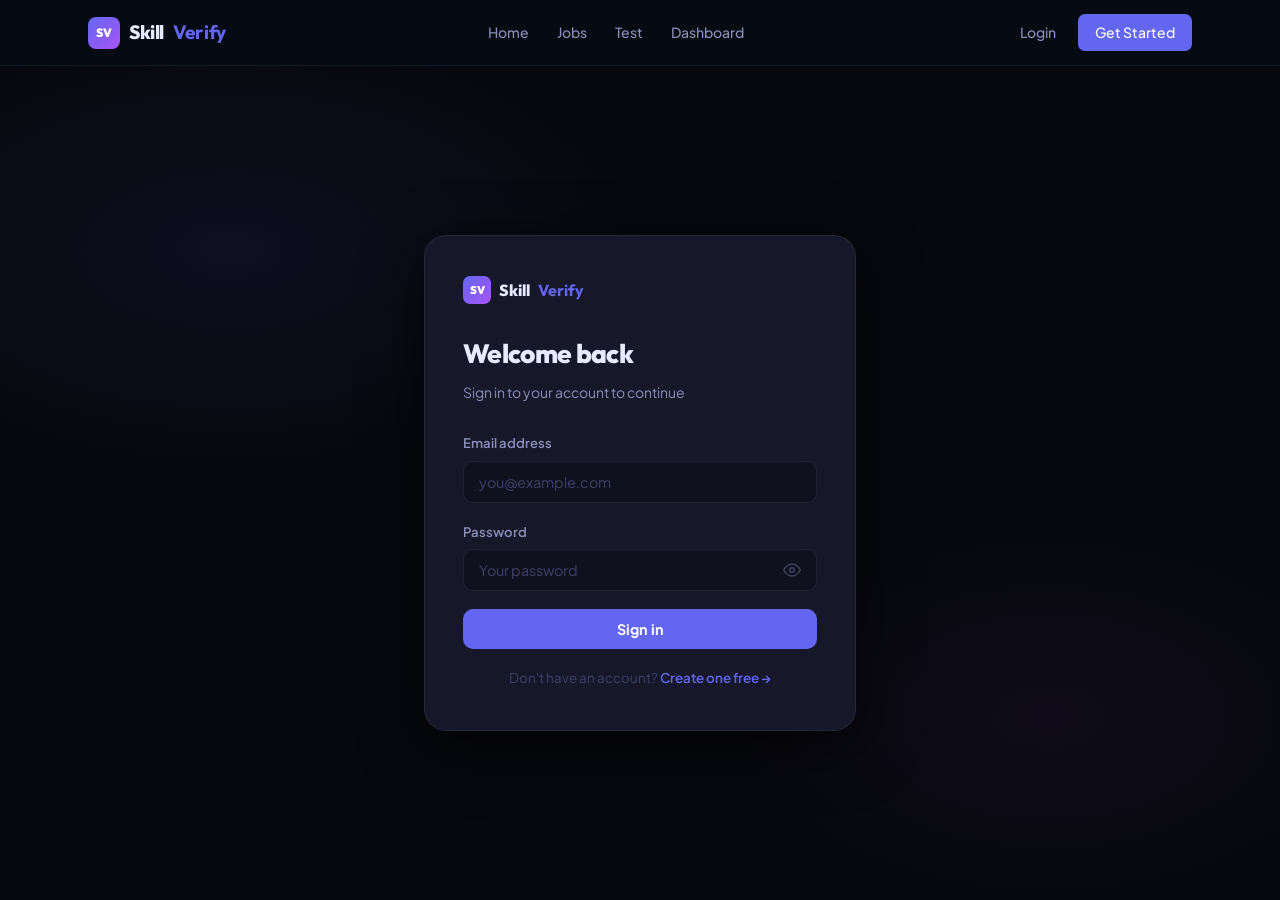
<file: frontend/admin.html>
<!DOCTYPE html>
<html lang="en">
<head>
  <meta charset="UTF-8">
  <meta name="viewport" content="width=device-width, initial-scale=1.0">
  <title>Admin — SkillVerify</title>
  <link rel="stylesheet" href="styles.css">
</head>
<body class="page-offset">

<nav class="nav" id="mainNav">
  <div class="wrap nav-inner">
    <a href="index.html" class="nav-logo">
      <div class="nav-logo-gem">SV</div>Skill<b>Verify</b>
    </a>
    <ul class="nav-links">
      <li><a href="index.html">Home</a></li>
      <li><a href="jobs.html">Jobs</a></li>
      <li><a href="test.html">Test</a></li>
      <li><a href="dashboard.html">Dashboard</a></li>
      <li><a href="admin.html" class="active">Admin</a></li>
    </ul>
    <div class="nav-auth" id="navGuest">
      <a href="login.html">Login</a>
      <a href="register.html" class="nav-cta">Get Started</a>
    </div>
    <div class="nav-auth" id="navUser" style="display:none">
      <a href="dashboard.html">Dashboard</a>
      <a href="#" onclick="logout()" style="color:var(--red);background:var(--red-dim);padding:6px 14px;border-radius:7px">Logout</a>
    </div>
    <button class="nav-ham" id="navHam" aria-label="Menu">
      <span></span><span></span><span></span>
    </button>
  </div>
</nav>

<div class="nav-veil" id="navVeil"></div>
<div class="nav-drawer" id="navDrawer">
  <ul class="drawer-links">
    <li><a href="index.html">Home</a></li>
    <li><a href="jobs.html">Jobs</a></li>
    <li><a href="test.html">Test</a></li>
    <li><a href="dashboard.html">Dashboard</a></li>
    <li><a href="admin.html" class="active">Admin</a></li>
  </ul>
  <div class="drawer-auth" id="drawerGuest">
    <a href="login.html">Login</a>
    <a href="register.html" class="d-cta">Get Started →</a>
  </div>
  <div class="drawer-auth" id="drawerUser" style="display:none">
    <a href="dashboard.html">My Dashboard</a>
    <a href="#" onclick="logout()" class="d-logout">Logout</a>
  </div>
</div>

<!-- ═══════════════════ ADMIN VIEW ═══════════════════════ -->
<div id="adminView" style="display:none">

  <div class="page-hd">
    <div class="wrap">
      <div style="display:flex;align-items:center;gap:12px;flex-wrap:wrap">
        <div>
          <h1>Admin Panel</h1>
          <p>Manage users, verify freelancers, and oversee platform activity</p>
        </div>
        <span style="margin-left:auto;padding:4px 12px;border-radius:20px;background:rgba(99,102,241,.15);border:1px solid rgba(99,102,241,.3);color:var(--blue);font-size:.75rem;font-weight:700;letter-spacing:.06em;text-transform:uppercase">Admin</span>
      </div>
    </div>
  </div>

  <div class="test-body">
    <div class="wrap" style="max-width:1040px">

      <!-- Stats row -->
      <div id="adminStatCards" style="display:grid;grid-template-columns:repeat(auto-fit,minmax(148px,1fr));gap:14px;margin-bottom:28px">
        <div class="dcard" style="padding:18px 20px;text-align:center">
          <div style="font-family:var(--font-head);font-size:1.8rem;font-weight:800;background:linear-gradient(135deg,var(--blue),var(--indigo));-webkit-background-clip:text;-webkit-text-fill-color:transparent;background-clip:text" id="aStat0">—</div>
          <div style="font-size:.68rem;color:var(--t3);text-transform:uppercase;letter-spacing:.09em;margin-top:4px;font-weight:600">Total Users</div>
        </div>
        <div class="dcard" style="padding:18px 20px;text-align:center">
          <div style="font-family:var(--font-head);font-size:1.8rem;font-weight:800;color:var(--blue)" id="aStat1">—</div>
          <div style="font-size:.68rem;color:var(--t3);text-transform:uppercase;letter-spacing:.09em;margin-top:4px;font-weight:600">Freelancers</div>
        </div>
        <div class="dcard" style="padding:18px 20px;text-align:center">
          <div style="font-family:var(--font-head);font-size:1.8rem;font-weight:800;color:var(--indigo)" id="aStat2">—</div>
          <div style="font-size:.68rem;color:var(--t3);text-transform:uppercase;letter-spacing:.09em;margin-top:4px;font-weight:600">Employers</div>
        </div>
        <div class="dcard" style="padding:18px 20px;text-align:center">
          <div style="font-family:var(--font-head);font-size:1.8rem;font-weight:800;color:var(--green)" id="aStat3">—</div>
          <div style="font-size:.68rem;color:var(--t3);text-transform:uppercase;letter-spacing:.09em;margin-top:4px;font-weight:600">Verified</div>
        </div>
        <div class="dcard" style="padding:18px 20px;text-align:center">
          <div style="font-family:var(--font-head);font-size:1.8rem;font-weight:800;color:var(--t1)" id="aStat4">—</div>
          <div style="font-size:.68rem;color:var(--t3);text-transform:uppercase;letter-spacing:.09em;margin-top:4px;font-weight:600">Open Jobs</div>
        </div>
        <div class="dcard" style="padding:18px 20px;text-align:center">
          <div style="font-family:var(--font-head);font-size:1.8rem;font-weight:800;color:var(--t2)" id="aStat5">—</div>
          <div style="font-size:.68rem;color:var(--t3);text-transform:uppercase;letter-spacing:.09em;margin-top:4px;font-weight:600">Applications</div>
        </div>
      </div>

      <!-- User Management -->
      <div class="dcard" style="margin-bottom:24px">
        <div class="dcard-hd" style="flex-wrap:wrap;gap:10px">
          <div class="dcard-title">User Management</div>
          <div style="display:flex;gap:6px;flex-wrap:wrap;margin-left:auto;align-items:center">
            <button class="btn btn-ghost btn-sm admin-filter-btn active" onclick="adminFilterUsers('all',this)">All</button>
            <button class="btn btn-ghost btn-sm admin-filter-btn" onclick="adminFilterUsers('freelancer',this)">Freelancers</button>
            <button class="btn btn-ghost btn-sm admin-filter-btn" onclick="adminFilterUsers('employer',this)">Employers</button>
            <input id="adminUserSearch" type="text" placeholder="Search by name or email…"
              oninput="adminSearchUsers(this.value)"
              style="padding:6px 12px;border-radius:7px;border:1.5px solid var(--border);background:var(--bg3);color:var(--t1);font-size:.82rem;outline:none;width:210px">
          </div>
        </div>
        <div id="adminUsersList"><p style="opacity:.5;padding:12px 0">Loading users…</p></div>
      </div>

      <!-- Jobs overview -->
      <div class="dcard">
        <div class="dcard-hd">
          <div class="dcard-title">All Jobs</div>
          <span id="adminJobCount" style="font-size:.8rem;color:var(--t3)"></span>
        </div>
        <div id="adminJobsList"><p style="opacity:.5;padding:12px 0">Loading jobs…</p></div>
      </div>

    </div>
  </div>
</div>

<!-- Access denied -->
<div id="adminDenied" style="display:none">
  <div class="page-hd"><div class="wrap"><h1>Access Denied</h1></div></div>
  <div class="test-body"><div class="wrap" style="text-align:center;padding:60px 0">
    <p style="opacity:.6;margin-bottom:20px">You must be logged in as an admin to view this page.</p>
    <a href="login.html" class="btn btn-primary">Login →</a>
  </div></div>
</div>

<footer>
  <div class="wrap foot-row">
    <div class="foot-logo"><div class="nav-logo-gem" style="width:26px;height:26px;font-size:.65rem">SV</div> Skill<b>Verify</b></div>
    <p class="foot-copy">© 2026 SkillVerify</p>
  </div>
</footer>

<script src="app.js"></script>
</body>
</html>
</file>
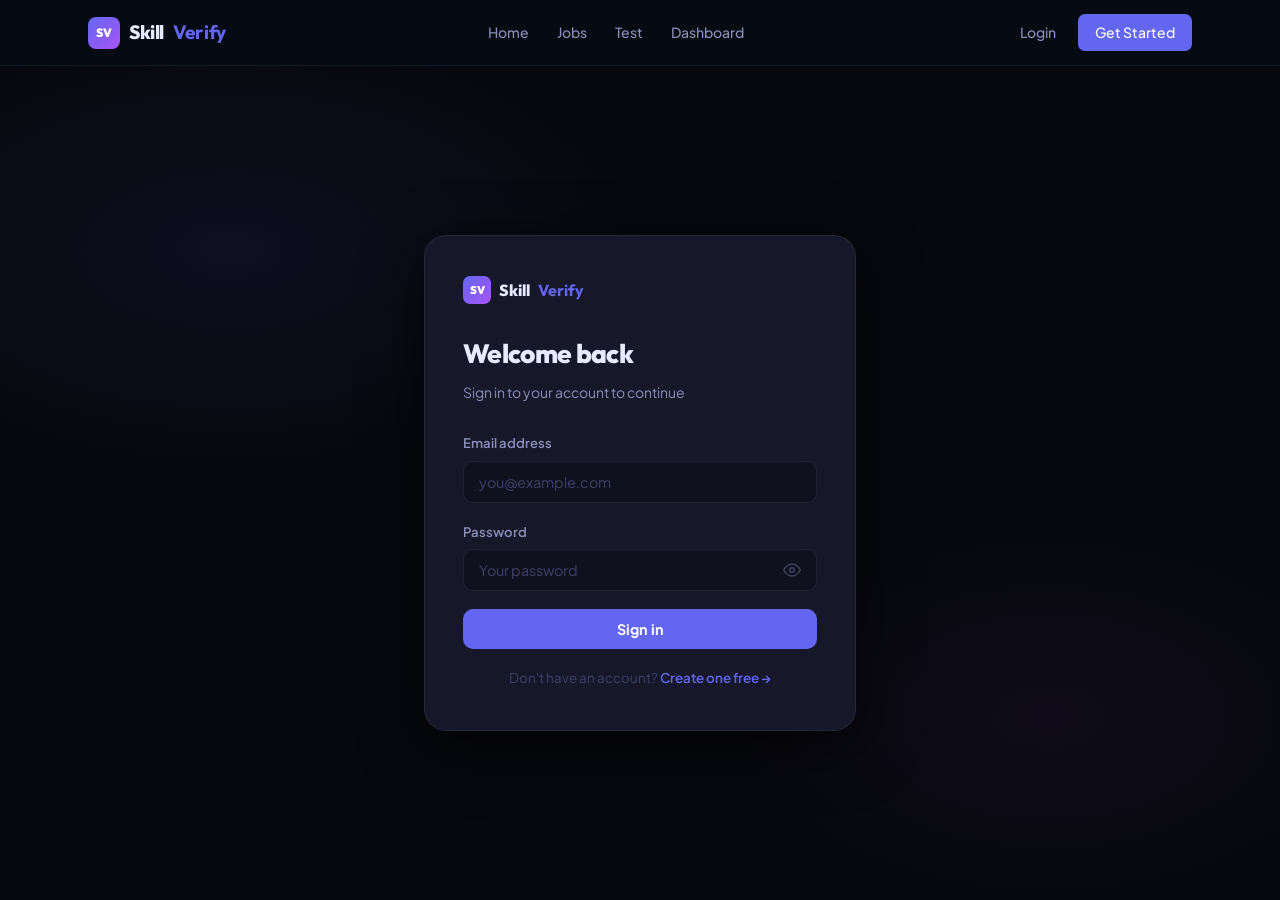
<file: frontend/dashboard.html>
<!DOCTYPE html>
<html lang="en">
<head>
  <meta charset="UTF-8">
  <meta name="viewport" content="width=device-width, initial-scale=1.0">
  <title>Dashboard — SkillVerify</title>
  <link rel="stylesheet" href="styles.css">
</head>
<body class="page-offset">

<nav class="nav" id="mainNav">
  <div class="wrap nav-inner">
    <a href="index.html" class="nav-logo">
      <div class="nav-logo-gem">SV</div>Skill<b>Verify</b>
    </a>
    <ul class="nav-links">
      <li><a href="index.html">Home</a></li>
      <li><a href="jobs.html">Jobs</a></li>
      <li id="navTestLink"><a href="test.html">Test</a></li>
      <li><a href="dashboard.html" class="active">Dashboard</a></li>
    </ul>
    <div class="nav-auth" id="navGuest">
      <a href="login.html">Login</a>
      <a href="register.html" class="nav-cta">Get Started</a>
    </div>
    <div class="nav-auth" id="navUser" style="display:none">
      <a href="dashboard.html">Dashboard</a>
      <a href="#" onclick="logout()" style="color:var(--red);background:var(--red-dim);padding:6px 14px;border-radius:7px">Logout</a>
    </div>
    <button class="nav-ham" id="navHam" aria-label="Menu">
      <span></span><span></span><span></span>
    </button>
  </div>
</nav>

<div class="nav-veil" id="navVeil"></div>
<div class="nav-drawer" id="navDrawer">
  <ul class="drawer-links">
    <li><a href="index.html">Home</a></li>
    <li><a href="jobs.html">Jobs</a></li>
    <li id="drawerTestLink"><a href="test.html">Test</a></li>
    <li><a href="dashboard.html" class="active">Dashboard</a></li>
  </ul>
  <div class="drawer-auth" id="drawerGuest">
    <a href="login.html">Login</a>
    <a href="register.html" class="d-cta">Get Started →</a>
  </div>
  <div class="drawer-auth" id="drawerUser" style="display:none">
    <a href="dashboard.html">My Dashboard</a>
    <a href="#" onclick="logout()" class="d-logout">Logout</a>
  </div>
</div>

<div class="page-hd">
  <div class="wrap">
    <h1>My Dashboard</h1>
    <p>Manage your profile, skills, and opportunities</p>
  </div>
</div>

<div class="dash-body">
  <div class="wrap">
    <div class="dash-grid">

      <aside>
        <div class="profile-card">
          <div class="avatar" id="avatarInitial">?</div>
          <div>
            <div class="p-email" id="userEmail">—</div>
            <div class="p-role"  id="userRole">—</div>
          </div>
          <div class="p-stats" id="freelancerStats">
            <div class="pstat">
              <div class="pstat-n" id="userScore">—</div>
              <div class="pstat-l">Score</div>
            </div>
            <div class="pstat">
              <div class="pstat-n" id="verifyBadge">—</div>
              <div class="pstat-l">Status</div>
            </div>
          </div>
          <a href="test.html" class="btn btn-primary btn-full btn-sm" id="takeTestBtn">Take Skill Test</a>
          <a href="jobs.html" class="btn btn-primary btn-full btn-sm" id="postJobBtn" style="display:none">Post a Job</a>
        </div>
      </aside>

      <main class="dash-main">

        <!-- Quick Actions: Freelancer -->
        <div class="dcard" id="qaFreelancer">
          <div class="dcard-hd">
            <div class="dcard-title">Quick Actions</div>
          </div>
          <div class="act-grid">
            <a href="test.html" class="act-btn">
              <div class="act-ico-sv">
                <svg xmlns="http://www.w3.org/2000/svg" width="18" height="18" viewBox="0 0 24 24" fill="none" stroke="currentColor" stroke-width="1.8" stroke-linecap="round" stroke-linejoin="round"><path d="M9 5H7a2 2 0 0 0-2 2v12a2 2 0 0 0 2 2h10a2 2 0 0 0 2-2V7a2 2 0 0 0-2-2h-2"/><rect x="9" y="3" width="6" height="4" rx="1"/><polyline points="9 12 11 14 15 10"/></svg>
              </div>
              <div><div class="act-lbl">My Tests</div><div class="act-sub">Job screening assessments</div></div>
            </a>
            <a href="jobs.html" class="act-btn">
              <div class="act-ico-sv">
                <svg xmlns="http://www.w3.org/2000/svg" width="18" height="18" viewBox="0 0 24 24" fill="none" stroke="currentColor" stroke-width="1.8" stroke-linecap="round" stroke-linejoin="round"><rect x="2" y="7" width="20" height="14" rx="2"/><path d="M16 7V5a2 2 0 0 0-2-2h-4a2 2 0 0 0-2 2v2"/></svg>
              </div>
              <div><div class="act-lbl">Browse Jobs</div><div class="act-sub">Find your next project</div></div>
            </a>
            <a href="index.html" class="act-btn">
              <div class="act-ico-sv">
                <svg xmlns="http://www.w3.org/2000/svg" width="18" height="18" viewBox="0 0 24 24" fill="none" stroke="currentColor" stroke-width="1.8" stroke-linecap="round" stroke-linejoin="round"><path d="M3 9l9-7 9 7v11a2 2 0 0 1-2 2H5a2 2 0 0 1-2-2z"/><polyline points="9 22 9 12 15 12 15 22"/></svg>
              </div>
              <div><div class="act-lbl">Home</div><div class="act-sub">Return to landing page</div></div>
            </a>
          </div>
        </div>

        <!-- Quick Actions: Employer -->
        <div class="dcard" id="qaEmployer" style="display:none">
          <div class="dcard-hd">
            <div class="dcard-title">Quick Actions</div>
          </div>
          <div class="act-grid">
            <a href="test.html" class="act-btn">
              <div class="act-ico-sv">
                <svg xmlns="http://www.w3.org/2000/svg" width="18" height="18" viewBox="0 0 24 24" fill="none" stroke="currentColor" stroke-width="1.8" stroke-linecap="round" stroke-linejoin="round"><path d="M17 21v-2a4 4 0 0 0-4-4H5a4 4 0 0 0-4 4v2"/><circle cx="9" cy="7" r="4"/><path d="M23 21v-2a4 4 0 0 0-3-3.87"/><path d="M16 3.13a4 4 0 0 1 0 7.75"/></svg>
              </div>
              <div><div class="act-lbl">My Jobs &amp; Applicants</div><div class="act-sub">View and manage applicants</div></div>
            </a>
            <a href="jobs.html" class="act-btn">
              <div class="act-ico-sv">
                <svg xmlns="http://www.w3.org/2000/svg" width="18" height="18" viewBox="0 0 24 24" fill="none" stroke="currentColor" stroke-width="1.8" stroke-linecap="round" stroke-linejoin="round"><line x1="12" y1="5" x2="12" y2="19"/><line x1="5" y1="12" x2="19" y2="12"/></svg>
              </div>
              <div><div class="act-lbl">Post a Job</div><div class="act-sub">Find verified talent</div></div>
            </a>
            <a href="index.html" class="act-btn">
              <div class="act-ico-sv">
                <svg xmlns="http://www.w3.org/2000/svg" width="18" height="18" viewBox="0 0 24 24" fill="none" stroke="currentColor" stroke-width="1.8" stroke-linecap="round" stroke-linejoin="round"><path d="M3 9l9-7 9 7v11a2 2 0 0 1-2 2H5a2 2 0 0 1-2-2z"/><polyline points="9 22 9 12 15 12 15 22"/></svg>
              </div>
              <div><div class="act-lbl">Home</div><div class="act-sub">Return to landing page</div></div>
            </a>
          </div>
        </div>

        <!-- Account Details -->
        <div class="dcard">
          <div class="dcard-hd">
            <div class="dcard-title">Account Details</div>
          </div>
          <div class="detail-row"><span class="dk">Name</span><span class="dv" id="detailName">—</span></div>
          <div class="detail-row"><span class="dk">Phone</span><span class="dv" id="detailPhone">—</span></div>
          <div class="detail-row"><span class="dk">Email</span><span class="dv" id="detailEmail">—</span></div>
          <div class="detail-row"><span class="dk">Role</span><span class="dv" id="detailRole">—</span></div>
          <div class="detail-row" id="detailVerifyRow"><span class="dk">Verification</span><span class="dv" id="detailVerify">—</span></div>
          <div class="detail-row" id="detailScoreRow"><span class="dk">Skill Score</span><span class="dv" style="color:var(--blue)" id="detailScore">—</span></div>
        </div>

        <!-- Tip: Freelancer -->
        <div class="tip-card" id="tipFreelancer">
          <div class="tip-ico-sv">
            <svg xmlns="http://www.w3.org/2000/svg" width="20" height="20" viewBox="0 0 24 24" fill="none" stroke="currentColor" stroke-width="1.8" stroke-linecap="round" stroke-linejoin="round"><circle cx="12" cy="12" r="10"/><line x1="12" y1="8" x2="12" y2="12"/><line x1="12" y1="16" x2="12.01" y2="16"/></svg>
          </div>
          <div>
            <div class="tip-title">Boost your profile</div>
            <p class="tip-text">Complete screening tests for jobs you apply to. Your scores are shown to employers when they review applicants.</p>
            <a href="test.html" class="btn btn-primary btn-sm">View my tests</a>
          </div>
        </div>

        <!-- Tip: Employer -->
        <div class="tip-card" id="tipEmployer" style="display:none">
          <div class="tip-ico-sv">
            <svg xmlns="http://www.w3.org/2000/svg" width="20" height="20" viewBox="0 0 24 24" fill="none" stroke="currentColor" stroke-width="1.8" stroke-linecap="round" stroke-linejoin="round"><circle cx="12" cy="12" r="10"/><line x1="12" y1="8" x2="12" y2="12"/><line x1="12" y1="16" x2="12.01" y2="16"/></svg>
          </div>
          <div>
            <div class="tip-title">Screen with precision</div>
            <p class="tip-text">Add multiple-choice questions to your job listings. Applicant scores are recorded automatically so you can compare candidates.</p>
            <a href="jobs.html" class="btn btn-primary btn-sm">Post a job</a>
          </div>
        </div>

      </main>
    </div>
  </div>
</div>

<footer>
  <div class="wrap foot-row">
    <div class="foot-logo"><div class="nav-logo-gem" style="width:26px;height:26px;font-size:.65rem">SV</div> Skill<b>Verify</b></div>
    <p class="foot-copy">© 2026 SkillVerify</p>
  </div>
</footer>

<script src="app.js"></script>
</body>
</html>
</file>
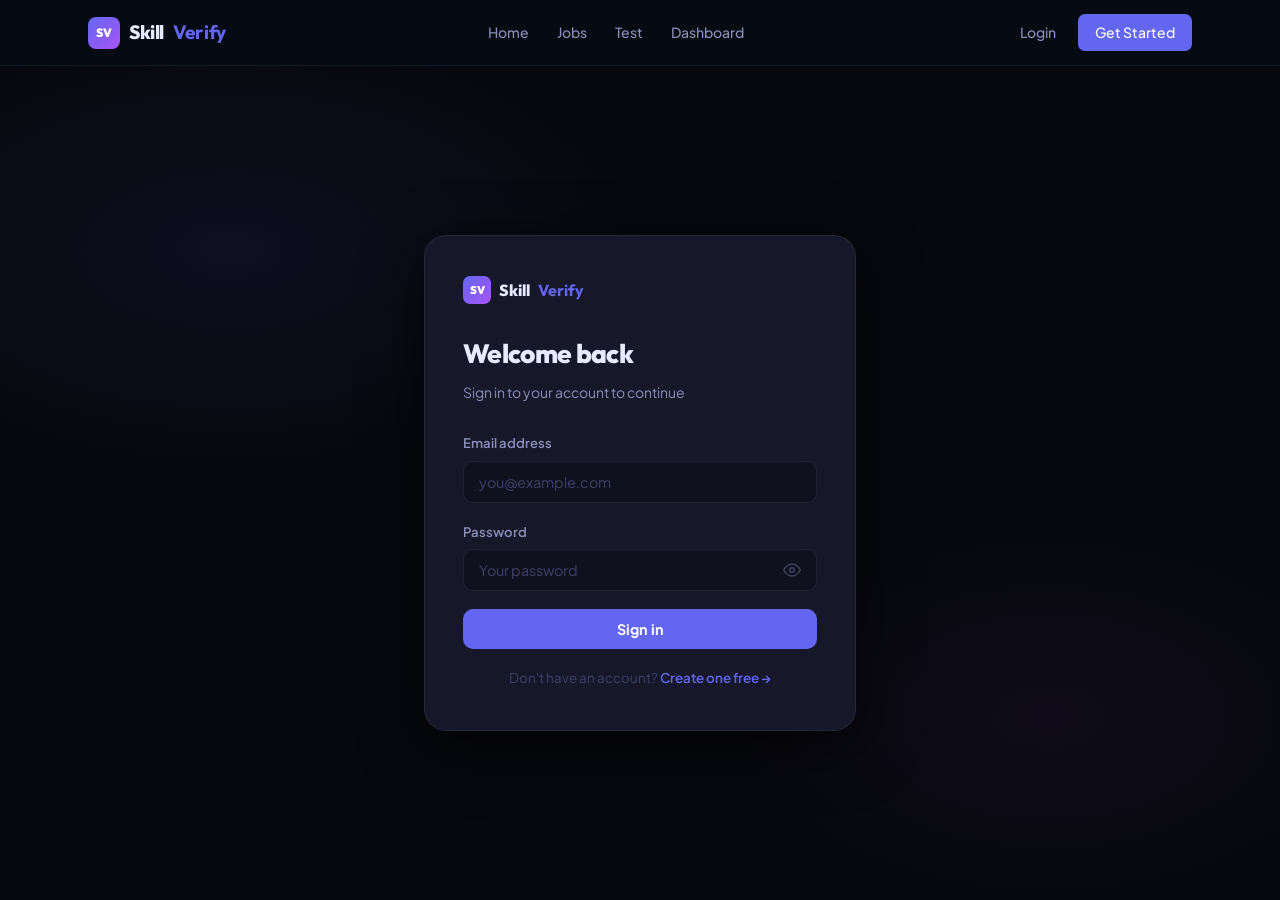
<file: frontend/login.html>
<!DOCTYPE html>
<html lang="en">
<head>
  <meta charset="UTF-8">
  <meta name="viewport" content="width=device-width, initial-scale=1.0">
  <title>Login — SkillVerify</title>
  <link rel="stylesheet" href="styles.css">
</head>
<body class="page-offset">

<nav class="nav" id="mainNav">
  <div class="wrap nav-inner">
    <a href="index.html" class="nav-logo">
      <div class="nav-logo-gem">SV</div>Skill<b>Verify</b>
    </a>
    <ul class="nav-links">
      <li><a href="index.html">Home</a></li>
      <li><a href="jobs.html">Jobs</a></li>
      <li><a href="test.html">Test</a></li>
      <li><a href="dashboard.html">Dashboard</a></li>
    </ul>
    <div class="nav-auth" id="navGuest">
      <a href="login.html" class="active">Login</a>
      <a href="register.html" class="nav-cta">Get Started</a>
    </div>
    <div class="nav-auth" id="navUser" style="display:none">
      <a href="dashboard.html">Dashboard</a>
      <a href="#" onclick="logout()" style="color:var(--red);background:var(--red-dim);padding:6px 14px;border-radius:7px">Logout</a>
    </div>
    <button class="nav-ham" id="navHam" aria-label="Menu">
      <span></span><span></span><span></span>
    </button>
  </div>
</nav>

<div class="nav-veil" id="navVeil"></div>
<div class="nav-drawer" id="navDrawer">
  <ul class="drawer-links">
    <li><a href="index.html">Home</a></li>
    <li><a href="jobs.html">Jobs</a></li>
    <li><a href="test.html">Test</a></li>
    <li><a href="dashboard.html">Dashboard</a></li>
  </ul>
  <div class="drawer-auth" id="drawerGuest">
    <a href="login.html">Login</a>
    <a href="register.html" class="d-cta">Get Started →</a>
  </div>
  <div class="drawer-auth" id="drawerUser" style="display:none">
    <a href="dashboard.html">My Dashboard</a>
    <a href="#" onclick="logout()" class="d-logout">Logout</a>
  </div>
</div>

<div class="auth-page">
  <div class="auth-box">
    <div class="auth-brand">
      <div class="auth-brand-gem">SV</div>
      Skill<b>Verify</b>
    </div>
    <h2>Welcome back</h2>
    <p class="auth-sub">Sign in to your account to continue</p>

    <div class="alert alert-err" id="formAlert"><span>⚠</span><span></span></div>
    <div class="alert alert-ok"  id="formAlertOk"><span>✓</span><span></span></div>

    <form id="loginForm" novalidate>
      <div class="form-group">
        <label for="email">Email address</label>
        <input type="email" id="email" placeholder="you@example.com" autocomplete="email" required>
      </div>
      <div class="form-group">
        <label for="password">Password</label>
        <div class="pwd-wrap">
          <input type="password" id="password" placeholder="Your password" autocomplete="current-password" required>
          <button type="button" class="pwd-toggle" aria-label="Toggle password visibility" onclick="togglePassword('password', this)">
            <svg id="eyeIcon-password" xmlns="http://www.w3.org/2000/svg" width="18" height="18" viewBox="0 0 24 24" fill="none" stroke="currentColor" stroke-width="2" stroke-linecap="round" stroke-linejoin="round">
              <path d="M1 12s4-8 11-8 11 8 11 8-4 8-11 8-11-8-11-8z"/><circle cx="12" cy="12" r="3"/>
            </svg>
          </button>
        </div>
      </div>
      <button type="submit" class="btn btn-primary btn-full" id="loginBtn">Sign in</button>
    </form>
    <p class="auth-foot">Don't have an account? <a href="register.html">Create one free →</a></p>
  </div>
</div>

<script src="app.js"></script>
<script>
  if (location.search.includes('registered=1')) {
    const el = document.getElementById('formAlertOk');
    if (el) { el.classList.add('show'); el.querySelector('span:last-child').textContent = 'Account created! Sign in below.'; }
  }
</script>
</body>
</html>
</file>
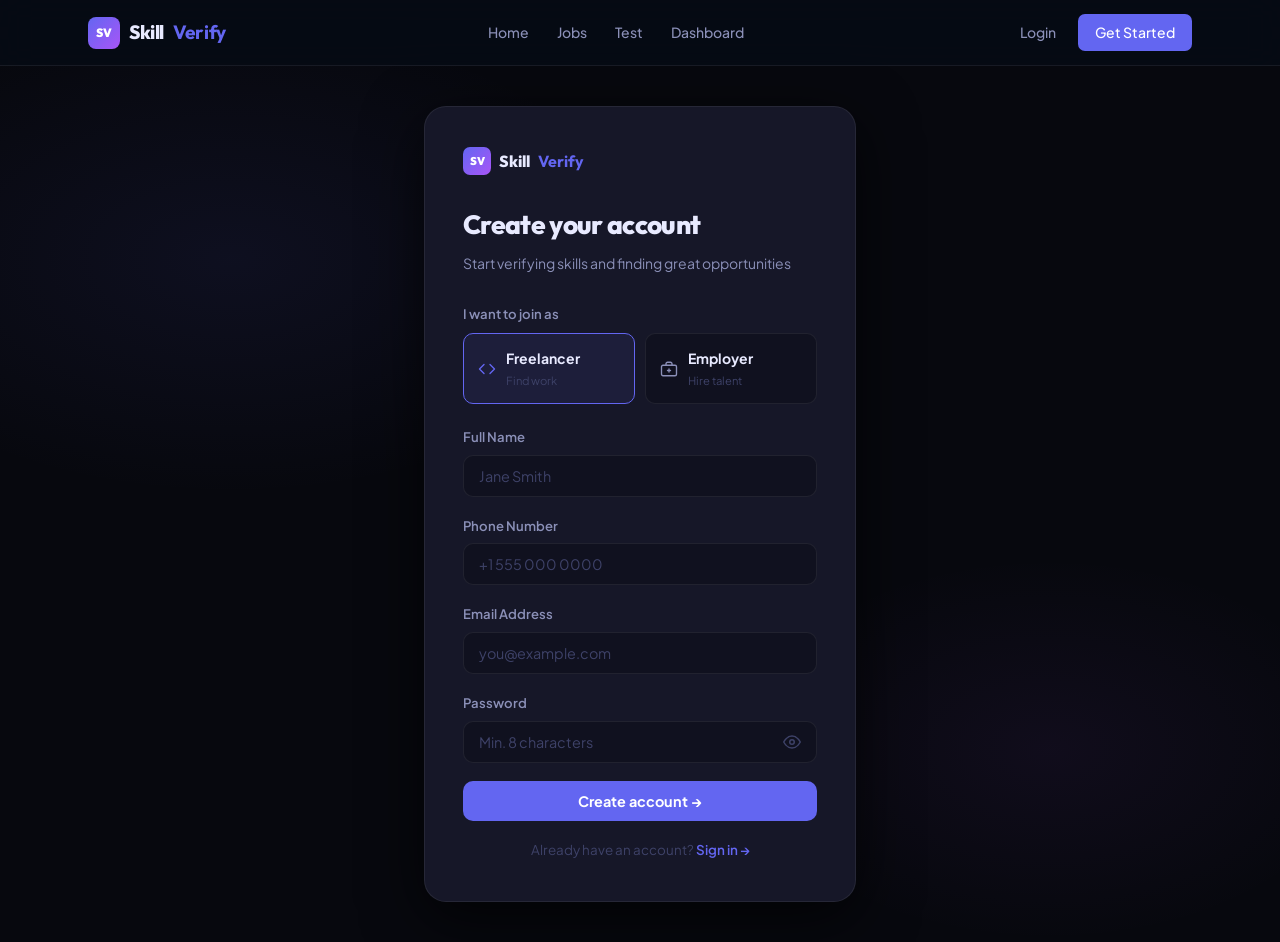
<file: frontend/register.html>
<!DOCTYPE html>
<html lang="en">
<head>
  <meta charset="UTF-8">
  <meta name="viewport" content="width=device-width, initial-scale=1.0">
  <title>Register — SkillVerify</title>
  <link rel="stylesheet" href="styles.css">
</head>
<body class="page-offset">

<nav class="nav" id="mainNav">
  <div class="wrap nav-inner">
    <a href="index.html" class="nav-logo">
      <div class="nav-logo-gem">SV</div>Skill<b>Verify</b>
    </a>
    <ul class="nav-links">
      <li><a href="index.html">Home</a></li>
      <li><a href="jobs.html">Jobs</a></li>
      <li><a href="test.html">Test</a></li>
      <li><a href="dashboard.html">Dashboard</a></li>
    </ul>
    <div class="nav-auth" id="navGuest">
      <a href="login.html">Login</a>
      <a href="register.html" class="nav-cta active">Get Started</a>
    </div>
    <div class="nav-auth" id="navUser" style="display:none">
      <a href="dashboard.html">Dashboard</a>
      <a href="#" onclick="logout()" style="color:var(--red);background:var(--red-dim);padding:6px 14px;border-radius:7px">Logout</a>
    </div>
    <button class="nav-ham" id="navHam" aria-label="Menu">
      <span></span><span></span><span></span>
    </button>
  </div>
</nav>

<div class="nav-veil" id="navVeil"></div>
<div class="nav-drawer" id="navDrawer">
  <ul class="drawer-links">
    <li><a href="index.html">Home</a></li>
    <li><a href="jobs.html">Jobs</a></li>
    <li><a href="test.html">Test</a></li>
    <li><a href="dashboard.html">Dashboard</a></li>
  </ul>
  <div class="drawer-auth" id="drawerGuest">
    <a href="login.html">Login</a>
    <a href="register.html" class="d-cta">Get Started →</a>
  </div>
  <div class="drawer-auth" id="drawerUser" style="display:none">
    <a href="dashboard.html">My Dashboard</a>
    <a href="#" onclick="logout()" class="d-logout">Logout</a>
  </div>
</div>

<div class="auth-page">
  <div class="auth-box">
    <div class="auth-brand">
      <div class="auth-brand-gem">SV</div>
      Skill<b>Verify</b>
    </div>
    <h2>Create your account</h2>
    <p class="auth-sub">Start verifying skills and finding great opportunities</p>

    <div class="alert alert-err" id="formAlert"><span>⚠</span><span></span></div>

    <div style="margin-bottom:16px">
      <label style="display:block;font-size:.82rem;font-weight:600;color:var(--t2);margin-bottom:9px">I want to join as</label>
      <div class="role-grid">
        <label class="role-card on">
          <input type="radio" name="role" value="freelancer" checked>
          <span class="role-ico">
            <svg xmlns="http://www.w3.org/2000/svg" width="18" height="18" viewBox="0 0 24 24" fill="none" stroke="currentColor" stroke-width="1.8" stroke-linecap="round" stroke-linejoin="round"><polyline points="16 18 22 12 16 6"/><polyline points="8 6 2 12 8 18"/></svg>
          </span>
          <div><div class="role-lbl">Freelancer</div><div class="role-tag">Find work</div></div>
        </label>
        <label class="role-card">
          <input type="radio" name="role" value="employer">
          <span class="role-ico">
            <svg xmlns="http://www.w3.org/2000/svg" width="18" height="18" viewBox="0 0 24 24" fill="none" stroke="currentColor" stroke-width="1.8" stroke-linecap="round" stroke-linejoin="round"><rect x="2" y="7" width="20" height="14" rx="2"/><path d="M16 7V5a2 2 0 0 0-2-2h-4a2 2 0 0 0-2 2v2"/><line x1="12" y1="12" x2="12" y2="16"/><line x1="10" y1="14" x2="14" y2="14"/></svg>
          </span>
          <div><div class="role-lbl">Employer</div><div class="role-tag">Hire talent</div></div>
        </label>
      </div>
    </div>

    <form id="registerForm" novalidate>
      <div class="form-group">
        <label for="fullName">Full Name</label>
        <input type="text" id="fullName" placeholder="Jane Smith" autocomplete="name" required>
      </div>
      <div class="form-group">
        <label for="phone">Phone Number</label>
        <input type="tel" id="phone" placeholder="+1 555 000 0000" autocomplete="tel" required>
      </div>
      <div class="form-group">
        <label for="email">Email Address</label>
        <input type="email" id="email" placeholder="you@example.com" autocomplete="email" required>
      </div>
      <div class="form-group">
        <label for="password">Password</label>
        <div class="pwd-wrap">
          <input type="password" id="password" placeholder="Min. 8 characters" autocomplete="new-password" required>
          <button type="button" class="pwd-toggle" aria-label="Toggle password visibility" onclick="togglePassword('password', this)">
            <!-- eye icon -->
            <svg id="eyeIcon-password" xmlns="http://www.w3.org/2000/svg" width="18" height="18" viewBox="0 0 24 24" fill="none" stroke="currentColor" stroke-width="2" stroke-linecap="round" stroke-linejoin="round">
              <path d="M1 12s4-8 11-8 11 8 11 8-4 8-11 8-11-8-11-8z"/><circle cx="12" cy="12" r="3"/>
            </svg>
          </button>
        </div>
      </div>
      <button type="submit" class="btn btn-primary btn-full" id="registerBtn">Create account →</button>
    </form>
    <p class="auth-foot">Already have an account? <a href="login.html">Sign in →</a></p>
  </div>
</div>

<script src="app.js"></script>
</body>
</html>
</file>
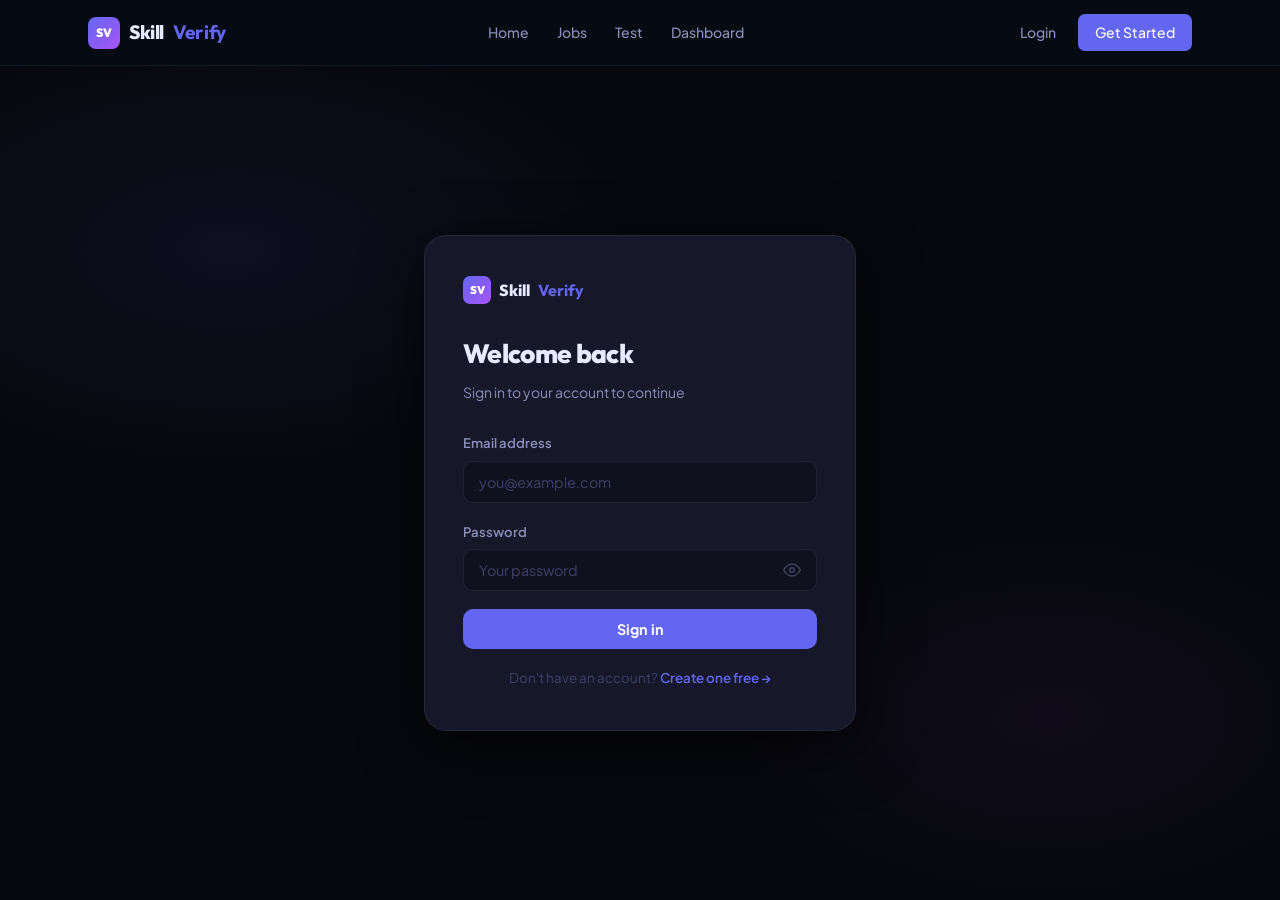
<file: frontend/test.html>
<!DOCTYPE html>
<html lang="en">
<head>
  <meta charset="UTF-8">
  <meta name="viewport" content="width=device-width, initial-scale=1.0">
  <title>Test — SkillVerify</title>
  <link rel="stylesheet" href="styles.css">
</head>
<body class="page-offset">

<nav class="nav" id="mainNav">
  <div class="wrap nav-inner">
    <a href="index.html" class="nav-logo">
      <div class="nav-logo-gem">SV</div>Skill<b>Verify</b>
    </a>
    <ul class="nav-links">
      <li><a href="index.html">Home</a></li>
      <li><a href="jobs.html">Jobs</a></li>
      <li><a href="test.html" class="active">Test</a></li>
      <li><a href="dashboard.html">Dashboard</a></li>
    </ul>
    <div class="nav-auth" id="navGuest">
      <a href="login.html">Login</a>
      <a href="register.html" class="nav-cta">Get Started</a>
    </div>
    <div class="nav-auth" id="navUser" style="display:none">
      <a href="dashboard.html">Dashboard</a>
      <a href="#" onclick="logout()" style="color:var(--red);background:var(--red-dim);padding:6px 14px;border-radius:7px">Logout</a>
    </div>
    <button class="nav-ham" id="navHam" aria-label="Menu">
      <span></span><span></span><span></span>
    </button>
  </div>
</nav>

<div class="nav-veil" id="navVeil"></div>
<div class="nav-drawer" id="navDrawer">
  <ul class="drawer-links">
    <li><a href="index.html">Home</a></li>
    <li><a href="jobs.html">Jobs</a></li>
    <li><a href="test.html" class="active">Test</a></li>
    <li><a href="dashboard.html">Dashboard</a></li>
  </ul>
  <div class="drawer-auth" id="drawerGuest">
    <a href="login.html">Login</a>
    <a href="register.html" class="d-cta">Get Started →</a>
  </div>
  <div class="drawer-auth" id="drawerUser" style="display:none">
    <a href="dashboard.html">My Dashboard</a>
    <a href="#" onclick="logout()" class="d-logout">Logout</a>
  </div>
</div>

<!-- ═══════════════════════════════════════════════════════════
     EMPLOYER VIEW
════════════════════════════════════════════════════════════ -->
<div id="employerView" style="display:none">
  <div class="page-hd">
    <div class="wrap">
      <h1>My Posted Jobs</h1>
      <p>View applicants and manage screening questions for each job</p>
    </div>
  </div>

  <div class="test-body">
    <div class="wrap" style="max-width:860px">

      <!-- Jobs list -->
      <div class="dcard" style="margin-bottom:24px">
        <div class="dcard-hd" style="display:flex;align-items:center;gap:12px">
          <div class="dcard-title">Your Jobs</div>
          <a href="jobs.html" class="btn btn-primary btn-sm" style="margin-left:auto">+ Post a Job</a>
        </div>
        <div id="empJobsList"><p style="opacity:.5;padding:16px 0">Loading…</p></div>
      </div>

      <!-- Applicants panel (hidden until a job is clicked) -->
      <div class="dcard" id="empApplicantsCard" style="display:none;margin-bottom:24px">
        <div class="dcard-hd" style="display:flex;align-items:center;gap:10px">
          <div class="dcard-title" id="empApplicantsTitle">Applicants</div>
          <button class="btn btn-ghost btn-sm" style="margin-left:auto" onclick="empCloseApplicants()">✕ Close</button>
        </div>
        <div id="empApplicantsList"></div>
      </div>

      <!-- Questions panel (hidden until manage-questions is clicked) -->
      <div class="dcard" id="empQuestionsCard" style="display:none">
        <div class="dcard-hd" style="display:flex;align-items:center;gap:10px">
          <div class="dcard-title" id="empQuestionsTitle">Screening Questions</div>
          <button class="btn btn-ghost btn-sm" style="margin-left:auto" onclick="empCloseQuestions()">✕ Close</button>
        </div>
        <p style="opacity:.6;font-size:.85rem;margin-bottom:20px">
          Add up to 10 multiple-choice questions. Applicants will answer these when they apply.
          Tick the radio button next to the correct answer for each question.
        </p>
        <div id="empQuestionsList" style="display:flex;flex-direction:column;gap:18px"></div>
        <div style="margin-top:16px;display:flex;gap:10px;align-items:center;flex-wrap:wrap">
          <button class="btn btn-ghost btn-sm" id="empAddQBtn" onclick="empAddQuestion()">+ Add Question</button>
          <button class="btn btn-primary btn-sm" onclick="empSaveQuestions()">Save Questions</button>
          <span id="empQSavedMsg" style="color:var(--green,#22c55e);font-size:.85rem;display:none">✓ Saved!</span>
        </div>

        <!-- Applicant test scores — shown below the question editor -->
        <div style="margin-top:28px;padding-top:20px;border-top:1px solid var(--border)">
          <div style="font-weight:600;font-size:.92rem;margin-bottom:14px">Applicant Test Results</div>
          <div id="empApplicantScores"><p style="opacity:.45;font-size:.85rem">Select a job to view results.</p></div>
        </div>
      </div>

    </div>
  </div>
</div>

<!-- ═══════════════════════════════════════════════════════════
     FREELANCER VIEW  — job-specific screening tests
════════════════════════════════════════════════════════════ -->
<div id="freelancerView" style="display:none">
  <div class="page-hd">
    <div class="wrap">
      <h1>My Job Tests</h1>
      <p>Take screening tests only for jobs you have applied to</p>
    </div>
  </div>

  <div class="test-body">
    <div class="wrap" style="max-width:720px">

      <!-- Applied-jobs list -->
      <div id="myJobTestList"></div>

      <!-- Question form — shown after selecting a job -->
      <div id="jobTestForm" style="display:none">
        <div class="dcard" style="margin-bottom:16px">
          <div style="display:flex;align-items:center;gap:12px;flex-wrap:wrap">
            <h3 id="jobTestTitle" style="flex:1;margin:0;font-size:1rem;font-weight:600"></h3>
            <button class="btn btn-ghost btn-sm" onclick="backToJobList()">← Back to list</button>
          </div>
        </div>
        <div class="test-list" id="jobQuestionList"></div>
      </div>

      <!-- Result -->
      <div id="jobTestResult" style="display:none"></div>

    </div>
  </div>
</div>

<!-- Redirect fallback for guests -->
<div id="guestView" style="display:none">
  <div class="page-hd"><div class="wrap"><h1>Sign in to continue</h1></div></div>
  <div class="test-body"><div class="wrap" style="text-align:center;padding:40px 0">
    <p style="opacity:.6;margin-bottom:20px">You need to be logged in to access this page.</p>
    <a href="login.html" class="btn btn-primary">Login →</a>
  </div></div>
</div>

<footer>
  <div class="wrap foot-row">
    <div class="foot-logo"><div class="nav-logo-gem" style="width:26px;height:26px;font-size:.65rem">SV</div> Skill<b>Verify</b></div>
    <p class="foot-copy">© 2026 SkillVerify</p>
  </div>
</footer>

<script src="app.js"></script>
</body>
</html>
</file>
<file: frontend/styles.css>
@import url('https://fonts.googleapis.com/css2?family=Plus+Jakarta+Sans:wght@300;400;500;600;700;800&family=Outfit:wght@400;500;600;700;800&display=swap');

/* ── Tokens ─────────────────────────────────────────────── */
:root {
  /* Backgrounds — deep violet-black */
  --bg:       #07080e;
  --bg2:      #0b0c19;
  --bg3:      #10111f;
  --surface:  #161728;
  --surface2: #1d1e38;
  --surface3: #23244a;

  --border:   rgba(255,255,255,0.07);
  --border2:  rgba(255,255,255,0.14);

  /* Primary — indigo (trust, precision) */
  --blue:      #6366f1;
  --blue-h:    #818cf8;
  --blue-glow: rgba(99,102,241,0.28);
  --blue-dim:  rgba(99,102,241,0.12);

  /* Gradient accent — purple */
  --indigo:    #a855f7;

  /* Semantic */
  --green:     #10b981;
  --green-dim: rgba(16,185,129,0.12);
  --red:       #f87171;
  --red-dim:   rgba(248,113,113,0.10);
  --amber:     #f59e0b;

  /* Typography */
  --t1: #e8eaff;
  --t2: #8b90b8;
  --t3: #3e4268;

  --nav-h:   66px;
  --r:       10px;
  --r-lg:    16px;
  --r-xl:    22px;
  --shadow:  0 4px 32px rgba(0,0,0,.6);
  --ease:    0.2s cubic-bezier(.4,0,.2,1);

  --font-head: 'Outfit', sans-serif;
  --font-body: 'Plus Jakarta Sans', sans-serif;
}

/* ── Reset ──────────────────────────────────────────────── */
*,*::before,*::after { box-sizing:border-box; margin:0; padding:0 }
html { scroll-behavior:smooth }
body {
  font-family: var(--font-body);
  background: var(--bg);
  color: var(--t1);
  line-height: 1.65;
  -webkit-font-smoothing: antialiased;
}
a { color:inherit; text-decoration:none }
button { font-family:var(--font-body); cursor:pointer; border:none }
img { display:block; max-width:100% }

/* ── Layout ─────────────────────────────────────────────── */
.wrap        { max-width:1160px; margin:0 auto; padding:0 28px }
.page-offset { padding-top:var(--nav-h) }

/* ── Navigation ─────────────────────────────────────────── */
.nav {
  position:fixed; inset:0 0 auto;
  z-index:900; height:var(--nav-h);
  background:rgba(7,11,20,.85);
  backdrop-filter:blur(22px) saturate(1.8);
  -webkit-backdrop-filter:blur(22px) saturate(1.8);
  border-bottom:1px solid var(--border);
  transition:box-shadow var(--ease);
  overflow:hidden;
}
.nav.pinned { box-shadow:0 2px 40px rgba(0,0,0,.6) }

.nav-inner {
  display:flex; align-items:center; justify-content:space-between;
  height:100%; gap:16px;
}

.nav-logo {
  display:flex; align-items:center; gap:9px;
  font-family:var(--font-head);
  font-weight:800; font-size:1.2rem; letter-spacing:-.02em;
  flex-shrink:0; color:var(--t1);
}
.nav-logo-gem {
  width:32px; height:32px; border-radius:8px;
  background:linear-gradient(135deg, var(--blue), var(--indigo));
  display:flex; align-items:center; justify-content:center;
  font-size:.75rem; font-weight:900; color:#fff; letter-spacing:0;
}
.nav-logo b { color:var(--blue) }

.nav-links {
  display:flex; align-items:center; list-style:none; gap:2px;
}
.nav-links a {
  padding:6px 13px; border-radius:7px;
  font-size:.875rem; font-weight:500; color:var(--t2);
  transition:color var(--ease), background var(--ease);
}
.nav-links a:hover, .nav-links a.active { color:var(--t1); background:var(--surface) }

.nav-auth { display:flex; align-items:center; gap:8px; flex-shrink:0 }
.nav-auth a {
  padding:6px 14px; border-radius:7px;
  font-size:.875rem; font-weight:500; color:var(--t2);
  transition:all var(--ease);
}
.nav-auth a:hover { color:var(--t1); background:var(--surface) }
.nav-auth .nav-cta {
  background:var(--blue); color:#fff !important;
  border-radius:7px; padding:7px 17px;
}
.nav-auth .nav-cta:hover {
  background:var(--blue-h) !important; transform:translateY(-1px);
  box-shadow:0 4px 18px var(--blue-glow);
}

/* hamburger */
.nav-ham {
  display:none; flex-direction:column; justify-content:center;
  align-items:center; width:40px; height:40px; gap:5px;
  background:var(--surface); border-radius:8px; flex-shrink:0;
}
.nav-ham span {
  display:block; width:19px; height:1.8px;
  background:var(--t1); border-radius:2px;
  transition:all .26s cubic-bezier(.4,0,.2,1);
}
.nav-ham.open span:nth-child(1) { transform:translateY(6.8px) rotate(45deg) }
.nav-ham.open span:nth-child(2) { opacity:0; transform:scaleX(0) }
.nav-ham.open span:nth-child(3) { transform:translateY(-6.8px) rotate(-45deg) }

.nav-veil {
  display:none; position:fixed; inset:0;
  background:rgba(0,0,0,.6); z-index:898;
  opacity:0; transition:opacity .24s;
}
.nav-veil.on { opacity:1 }

.nav-drawer {
  display:none; position:fixed; top:0; right:-100%; bottom:0;
  width:min(308px,83vw);
  background:var(--bg2); border-left:1px solid var(--border);
  z-index:899; padding:78px 20px 32px;
  transition:right .28s cubic-bezier(.4,0,.2,1); overflow-y:auto;
}
.nav-drawer.open { right:0 }

.drawer-links {
  list-style:none; display:flex; flex-direction:column;
  gap:2px; margin-bottom:18px;
}
.drawer-links a {
  display:flex; align-items:center; gap:10px;
  padding:11px 14px; border-radius:9px;
  font-size:.92rem; font-weight:500; color:var(--t2);
  transition:all var(--ease);
}
.drawer-links a:hover, .drawer-links a.active { color:var(--t1); background:var(--surface) }

.drawer-auth {
  display:flex; flex-direction:column; gap:9px;
  padding-top:17px; border-top:1px solid var(--border);
}
.drawer-auth a {
  text-align:center; padding:11px; border-radius:9px;
  font-size:.92rem; font-weight:600; color:var(--t2);
  border:1px solid var(--border); transition:all var(--ease);
}
.drawer-auth a:hover { background:var(--surface); color:var(--t1) }
.drawer-auth .d-cta { background:var(--blue); color:#fff !important; border-color:transparent }
.drawer-auth .d-cta:hover { background:var(--blue-h) !important }
.drawer-auth .d-logout { color:var(--red) !important; border-color:rgba(248,113,113,.2) }

/* ── Buttons ─────────────────────────────────────────────── */
.btn {
  display:inline-flex; align-items:center; justify-content:center; gap:8px;
  padding:11px 22px; border-radius:var(--r);
  font-family:var(--font-body); font-size:.9rem; font-weight:700;
  white-space:nowrap; transition:all var(--ease); cursor:pointer; border:none;
}
.btn-primary { background:var(--blue); color:#fff }
.btn-primary:hover { background:var(--blue-h); transform:translateY(-1px); box-shadow:0 6px 22px var(--blue-glow) }
.btn-secondary { background:transparent; color:var(--t1); border:1.5px solid var(--border2) }
.btn-secondary:hover { background:var(--surface); border-color:var(--blue); color:var(--blue) }
.btn-ghost { background:var(--surface); color:var(--t1) }
.btn-ghost:hover { background:var(--surface2) }
.btn-red { background:var(--red-dim); color:var(--red); border:1px solid rgba(248,113,113,.2) }
.btn-sm  { padding:7px 14px; font-size:.82rem; border-radius:7px }
.btn-lg  { padding:14px 30px; font-size:1rem }
.btn-full { width:100% }
.btn:disabled { opacity:.5; cursor:not-allowed; transform:none !important }
.btn .spin {
  width:15px; height:15px; border:2px solid rgba(255,255,255,.3);
  border-top-color:#fff; border-radius:50%;
  animation:spin .65s linear infinite;
}
@keyframes spin { to { transform:rotate(360deg) } }

/* ── Badges ─────────────────────────────────────────────── */
.badge {
  display:inline-flex; align-items:center; gap:5px;
  padding:3px 11px; border-radius:100px; font-size:.74rem; font-weight:700;
}
.badge-ok   { background:var(--green-dim); color:var(--green); border:1px solid rgba(16,185,129,.22) }
.badge-no   { background:var(--red-dim);   color:var(--red);   border:1px solid rgba(248,113,113,.20) }
.badge-info { background:var(--blue-dim);  color:var(--blue-h);border:1px solid rgba(99,102,241,.22) }

/* ── Alerts ─────────────────────────────────────────────── */
.alert {
  display:none; align-items:center; gap:9px;
  padding:11px 15px; border-radius:var(--r);
  font-size:.875rem; font-weight:500; margin-bottom:18px;
}
.alert.show { display:flex }
.alert-err  { background:var(--red-dim);   color:var(--red);   border:1px solid rgba(248,113,113,.20) }
.alert-ok   { background:var(--green-dim); color:var(--green); border:1px solid rgba(16,185,129,.22) }
.alert-info { background:var(--blue-dim);  color:var(--blue-h);border:1px solid rgba(99,102,241,.22) }

/* ── Forms ──────────────────────────────────────────────── */
.form-group { margin-bottom:18px }
.form-group label {
  display:block; font-size:.82rem; font-weight:600;
  color:var(--t2); margin-bottom:7px;
}
.form-group input,
.form-group select,
.form-group textarea {
  width:100%; padding:11px 15px;
  background:var(--bg3); border:1.5px solid var(--border);
  border-radius:var(--r); color:var(--t1);
  font-family:var(--font-body); font-size:.9rem;
  outline:none; appearance:none;
  transition:border-color var(--ease), box-shadow var(--ease);
}
.form-group input::placeholder,
.form-group textarea::placeholder { color:var(--t3) }
.form-group input:focus,
.form-group select:focus,
.form-group textarea:focus {
  border-color:var(--blue);
  box-shadow:0 0 0 3px var(--blue-glow);
}
.form-group select {
  background-image:url("data:image/svg+xml,%3Csvg xmlns='http://www.w3.org/2000/svg' viewBox='0 0 16 16'%3E%3Cpath fill='none' stroke='%234a5878' stroke-width='1.5' d='M4 6l4 4 4-4'/%3E%3C/svg%3E");
  background-repeat:no-repeat; background-position:right 13px center;
  background-size:15px; padding-right:38px; cursor:pointer;
}
.form-group select option { background:var(--bg3) }
.form-group textarea { resize:vertical; min-height:108px }
.form-row-2 { display:grid; grid-template-columns:1fr 1fr; gap:16px }
.field-hint { font-size:.75rem; color:var(--t3); margin-top:5px }
.char-counter { text-align:right }
.req { color:#ef4444; margin-left:2px }
.input-prefix-wrap { position:relative; display:flex; align-items:center }
.input-prefix { position:absolute; left:12px; color:var(--t3); font-weight:600; pointer-events:none }
.input-prefix-wrap input { padding-left:26px }

/* password visibility toggle */
.pwd-wrap { position:relative }
.pwd-wrap input { padding-right:44px }
.pwd-toggle {
  position:absolute; right:12px; top:50%; transform:translateY(-50%);
  background:none; border:none; cursor:pointer;
  color:var(--t3); padding:4px; line-height:0;
  transition:color var(--ease);
}
.pwd-toggle:hover { color:var(--t1) }

/* ── Hero ───────────────────────────────────────────────── */
.hero {
  position:relative; overflow:hidden;
  padding:96px 0 80px; text-align:center;
}
.hero-bg {
  position:absolute; inset:0;
  background:
    radial-gradient(ellipse 80% 60% at 50% -8%, rgba(99,102,241,.18) 0%, transparent 64%),
    radial-gradient(ellipse 50% 40% at 88% 90%, rgba(168,85,247,.12) 0%, transparent 55%);
}
.hero-grid {
  position:absolute; inset:0;
  background-image:
    linear-gradient(rgba(99,102,241,.04) 1px, transparent 1px),
    linear-gradient(90deg, rgba(99,102,241,.04) 1px, transparent 1px);
  background-size:54px 54px;
  mask-image:radial-gradient(ellipse 78% 72% at 50% 50%, black, transparent);
  -webkit-mask-image:radial-gradient(ellipse 78% 72% at 50% 50%, black, transparent);
}
.hero-content { position:relative }

.hero-pill {
  display:inline-flex; align-items:center; gap:7px;
  padding:5px 14px; border-radius:100px;
  background:rgba(99,102,241,.10); border:1px solid rgba(99,102,241,.25);
  font-size:.73rem; font-weight:700; letter-spacing:.07em;
  text-transform:uppercase; color:var(--blue-h); margin-bottom:26px;
}
.hero-dot {
  width:6px; height:6px; border-radius:50%; background:var(--blue);
  animation:pulse 2s ease-in-out infinite;
}
@keyframes pulse { 0%,100%{opacity:1;transform:scale(1)} 50%{opacity:.35;transform:scale(.8)} }

.hero h1 {
  font-family:var(--font-head);
  font-size:clamp(2.1rem,6.5vw,4.5rem);
  font-weight:800; line-height:1.08; letter-spacing:-.035em; margin-bottom:22px;
}
.hero h1 mark {
  background:linear-gradient(130deg,var(--blue),var(--indigo));
  -webkit-background-clip:text; -webkit-text-fill-color:transparent;
  background-clip:text; font-style:normal;
}
.hero-sub {
  font-size:clamp(.95rem,2.2vw,1.15rem); color:var(--t2);
  max-width:480px; margin:0 auto 38px;
}
.hero-cta { display:flex; gap:12px; justify-content:center; flex-wrap:wrap }

.hero-stats {
  display:flex; justify-content:center; flex-wrap:wrap;
  margin-top:60px; padding-top:40px; border-top:1px solid var(--border);
  gap:0;
}
.stat { flex:1; min-width:130px; text-align:center; padding:0 32px }
.stat + .stat { border-left:1px solid var(--border) }
.stat-n {
  font-family:var(--font-head); font-size:2.2rem; font-weight:800;
  background:linear-gradient(135deg,var(--blue),var(--indigo));
  -webkit-background-clip:text; -webkit-text-fill-color:transparent;
  background-clip:text;
}
.stat-l { font-size:.7rem; color:var(--t2); text-transform:uppercase; letter-spacing:.1em; margin-top:4px; font-weight:600 }

/* ── Sections ───────────────────────────────────────────── */
.section { padding:80px 0 }
.section-alt {
  background:var(--bg2);
  border-top:1px solid var(--border); border-bottom:1px solid var(--border);
}
.sec-eyebrow {
  display:inline-block; font-size:.7rem; font-weight:700;
  letter-spacing:.13em; text-transform:uppercase; color:var(--blue); margin-bottom:10px;
}
.sec-h {
  font-family:var(--font-head); font-size:clamp(1.65rem,4vw,2.4rem);
  font-weight:800; letter-spacing:-.025em; margin-bottom:14px;
}
.sec-sub { font-size:1rem; color:var(--t2); max-width:480px }
.sh { margin-bottom:48px }
.sh.c { text-align:center }
.sh.c .sec-sub { margin:0 auto }

/* ── Feature cards ──────────────────────────────────────── */
.f-grid { display:grid; grid-template-columns:repeat(auto-fit,minmax(260px,1fr)); gap:18px }
.f-card {
  background:var(--surface); border:1px solid var(--border); border-radius:var(--r-lg);
  padding:28px; position:relative; overflow:hidden;
  transition:border-color var(--ease), transform var(--ease), box-shadow var(--ease);
}
.f-card:hover { border-color:var(--border2); transform:translateY(-3px); box-shadow:var(--shadow) }
.f-icon {
  width:46px; height:46px; border-radius:12px;
  background:var(--blue-dim); border:1px solid rgba(99,102,241,.20);
  display:flex; align-items:center; justify-content:center;
  color:var(--blue); margin-bottom:16px;
}
.f-card h3 { font-family:var(--font-head); font-size:1rem; font-weight:700; margin-bottom:8px }
.f-card p  { color:var(--t2); font-size:.875rem; line-height:1.65 }

/* ── Home recent jobs ────────────────────────────────────── */
.home-job-list { display:flex; flex-direction:column; gap:12px; margin-top:32px }
.home-job-card {
  background:var(--surface); border:1px solid var(--border); border-radius:var(--r-lg);
  padding:20px 24px; display:grid; grid-template-columns:1fr auto;
  align-items:center; gap:16px;
  transition:border-color var(--ease), transform var(--ease);
}
.home-job-card:hover { border-color:var(--border2); transform:translateX(3px) }
.home-job-title { font-weight:600; font-size:.97rem; margin-bottom:5px }
.home-job-meta  { font-size:.8rem; color:var(--t3); display:flex; gap:14px; flex-wrap:wrap }
.home-job-tag   {
  display:inline-block; padding:2px 9px; border-radius:20px;
  background:var(--blue-dim); color:var(--blue); font-size:.74rem; font-weight:600;
}
.home-job-skel {
  height:76px; border-radius:var(--r-lg);
  background:linear-gradient(90deg,var(--surface) 25%,var(--surface2) 50%,var(--surface) 75%);
  background-size:200% 100%; animation:shimmer 1.4s infinite;
}
@keyframes shimmer { 0%{background-position:200% 0} 100%{background-position:-200% 0} }

/* ── Steps ──────────────────────────────────────────────── */
.steps { display:grid; grid-template-columns:repeat(auto-fit,minmax(185px,1fr)) }
.step  { padding:28px 24px; text-align:center; position:relative }
.step + .step::before {
  content:''; position:absolute; left:0; top:50%; transform:translateY(-50%);
  width:1px; height:50%; background:var(--border);
}
.step-n {
  font-size:.67rem; font-weight:700; letter-spacing:.14em;
  text-transform:uppercase; color:var(--blue); margin-bottom:12px;
}
.step h3 { font-family:var(--font-head); font-size:.97rem; font-weight:700; margin-bottom:7px }
.step p  { color:var(--t2); font-size:.84rem }

/* ── CTA section ────────────────────────────────────────── */
.cta-section { padding:88px 0; text-align:center }
.cta-section .sec-sub { margin:14px auto 34px }
.cta-btns { display:flex; gap:12px; justify-content:center; flex-wrap:wrap }

/* ── Footer ─────────────────────────────────────────────── */
footer { border-top:1px solid var(--border); background:var(--bg2); padding:34px 0 }
.foot-row {
  display:flex; align-items:center; justify-content:space-between;
  gap:18px; flex-wrap:wrap;
}
.foot-logo {
  font-family:var(--font-head); font-weight:800; font-size:.95rem;
  display:flex; align-items:center; gap:7px;
}
.foot-logo b { color:var(--blue) }
.foot-copy   { font-size:.77rem; color:var(--t3) }

/* ── Auth pages ─────────────────────────────────────────── */
.auth-page {
  min-height:calc(100vh - var(--nav-h));
  display:flex; align-items:center; justify-content:center; padding:40px 20px;
  background:
    radial-gradient(ellipse 55% 45% at 18% 22%, rgba(99,102,241,.08), transparent 60%),
    radial-gradient(ellipse 45% 40% at 82% 78%, rgba(168,85,247,.06), transparent 55%);
}
.auth-box {
  width:100%; max-width:432px;
  background:var(--surface); border:1px solid var(--border);
  border-radius:var(--r-xl); padding:40px 38px; box-shadow:0 16px 60px rgba(0,0,0,.7);
}
.auth-brand {
  display:flex; align-items:center; gap:8px;
  font-family:var(--font-head); font-weight:800; font-size:1rem; margin-bottom:28px;
}
.auth-brand-gem {
  width:28px; height:28px; border-radius:7px;
  background:linear-gradient(135deg, var(--blue), var(--indigo));
  display:flex; align-items:center; justify-content:center;
  font-size:.7rem; font-weight:900; color:#fff;
}
.auth-brand b { color:var(--blue) }
.auth-box h2 {
  font-family:var(--font-head); font-size:1.65rem; font-weight:800;
  letter-spacing:-.025em; margin-bottom:5px;
}
.auth-sub  { font-size:.875rem; color:var(--t2); margin-bottom:28px }
.auth-foot { text-align:center; margin-top:18px; font-size:.84rem; color:var(--t3) }
.auth-foot a { color:var(--blue); font-weight:600 }
.auth-foot a:hover { color:var(--blue-h) }

/* role cards */
.role-grid { display:grid; grid-template-columns:1fr 1fr; gap:10px; margin-bottom:22px }
.role-card {
  display:flex; align-items:center; gap:10px;
  padding:13px 14px; border-radius:var(--r);
  background:var(--bg3); border:1.5px solid var(--border);
  cursor:pointer; transition:all var(--ease); user-select:none;
}
.role-card.on { border-color:var(--blue); background:rgba(99,102,241,.09) }
.role-card input { display:none }
.role-ico { display:flex; align-items:center; justify-content:center; color:var(--t2); flex-shrink:0 }
.role-card.on .role-ico { color:var(--blue) }
.role-lbl { font-size:.875rem; font-weight:700 }
.role-tag { font-size:.7rem; color:var(--t3); margin-top:1px }

/* ── Page header ─────────────────────────────────────────── */
.page-hd {
  padding:48px 0 32px; border-bottom:1px solid var(--border); background:var(--bg2);
}
.page-hd-row {
  display:flex; align-items:flex-end; justify-content:space-between;
  gap:20px; flex-wrap:wrap;
}
.page-hd h1 {
  font-family:var(--font-head); font-size:clamp(1.6rem,4vw,2.2rem);
  font-weight:800; letter-spacing:-.025em;
}
.page-hd p { color:var(--t2); margin-top:5px; font-size:.92rem }

/* ── Jobs page ──────────────────────────────────────────── */
.jobs-body { padding:40px 0 80px }

.jobs-toolbar {
  display:flex; align-items:center; gap:14px; flex-wrap:wrap; margin-bottom:24px;
}
.search-box { flex:1; min-width:200px; position:relative }
.search-box input {
  width:100%; padding:10px 16px 10px 40px;
  background:var(--surface); border:1.5px solid var(--border);
  border-radius:var(--r); color:var(--t1);
  font-family:var(--font-body); font-size:.875rem;
  outline:none; transition:border-color var(--ease);
}
.search-box input:focus { border-color:var(--blue) }
.search-box input::placeholder { color:var(--t3) }
.search-ico {
  position:absolute; left:13px; top:50%; transform:translateY(-50%);
  color:var(--t3); font-size:.84rem; pointer-events:none;
}
.jobs-count { font-size:.82rem; color:var(--t3); white-space:nowrap; flex-shrink:0 }

/* post panel */
.post-panel {
  background:var(--surface); border:1.5px solid var(--border);
  border-radius:var(--r-xl); padding:32px 36px;
  margin-bottom:26px; display:none;
}
.post-panel.show { display:block }
.post-panel-header { margin-bottom:22px }
.post-panel-header h3 { font-family:var(--font-head); font-size:1.15rem; font-weight:700; margin-bottom:4px }
.post-panel-sub { color:var(--t3); font-size:.85rem }

/* step indicator */
.post-steps { display:flex; align-items:center; gap:0; margin-bottom:28px }
.post-step  { display:flex; flex-direction:column; align-items:center; gap:5px; flex:0 0 auto }
.post-step-num {
  width:32px; height:32px; border-radius:50%;
  background:var(--surface2); border:2px solid var(--border);
  color:var(--t3); font-size:.8rem; font-weight:700;
  display:flex; align-items:center; justify-content:center;
  transition:background .2s, border-color .2s, color .2s;
}
.post-step.active .post-step-num { background:var(--blue); border-color:var(--blue); color:#fff }
.post-step.done   .post-step-num { background:var(--green); border-color:var(--green); color:#fff; font-size:0 }
.post-step.done   .post-step-num::after { content:'✓'; font-size:.85rem }
.post-step-label { font-size:.73rem; color:var(--t3); font-weight:500 }
.post-step.active .post-step-label { color:var(--blue); font-weight:600 }
.post-step.done   .post-step-label { color:var(--green) }
.post-step-line {
  flex:1; height:2px; background:var(--border);
  margin:0 8px; margin-bottom:20px;
}
.form-nav {
  display:flex; justify-content:space-between; align-items:center;
  margin-top:24px; padding-top:20px; border-top:1px solid var(--border);
}

/* skills tags */
.skills-tags { display:flex; flex-wrap:wrap; gap:7px; margin-top:10px; min-height:10px }
.skill-tag {
  display:inline-flex; align-items:center; gap:5px;
  background:var(--blue-dim); color:var(--blue);
  border:1px solid rgba(99,102,241,.28); border-radius:20px;
  padding:3px 10px 3px 12px; font-size:.78rem; font-weight:500;
}
.skill-tag button {
  background:none; border:none; cursor:pointer;
  color:var(--blue); font-size:1rem; padding:0; opacity:.6;
}
.skill-tag button:hover { opacity:1 }

/* experience cards */
.exp-grid { display:grid; grid-template-columns:repeat(4,1fr); gap:10px; margin-top:8px }
.exp-card {
  display:flex; flex-direction:column; align-items:center; gap:4px;
  padding:14px 10px; border:1.5px solid var(--border);
  border-radius:var(--r-lg); cursor:pointer;
  transition:border-color .15s, background .15s; text-align:center;
}
.exp-card input { display:none }
.exp-card:hover { border-color:var(--blue); background:var(--blue-dim) }
.exp-card.on    { border-color:var(--blue); background:rgba(99,102,241,.12) }
.exp-ico { font-size:1.4rem }
.exp-lbl { font-size:.8rem; font-weight:600; color:var(--t1) }
.exp-sub { font-size:.7rem; color:var(--t3) }

/* job preview */
.job-preview {
  background:var(--surface2); border:1.5px dashed var(--border);
  border-radius:var(--r-lg); padding:20px; margin-top:20px;
}
.preview-label { font-size:.72rem; text-transform:uppercase; letter-spacing:.06em; color:var(--t3); margin-bottom:8px }
.preview-title { font-size:1rem; font-weight:700; margin-bottom:6px }
.preview-meta  { font-size:.78rem; color:var(--t3); margin-bottom:10px }
.preview-desc  { font-size:.85rem; color:var(--t2); line-height:1.6 }

/* job list */
.job-list { display:grid; gap:12px }
.job-card {
  background:var(--surface); border:1px solid var(--border); border-radius:var(--r-lg);
  padding:20px 24px;
  display:grid; grid-template-columns:1fr auto; gap:16px; align-items:start;
  transition:border-color var(--ease), box-shadow var(--ease);
}
.job-card:hover { border-color:var(--border2); box-shadow:var(--shadow) }
.job-card h3 { font-family:var(--font-head); font-size:1rem; font-weight:700; margin-bottom:6px }
.job-card p  { color:var(--t2); font-size:.855rem; line-height:1.6;
               display:-webkit-box; -webkit-line-clamp:3; line-clamp:3; -webkit-box-orient:vertical; overflow:hidden }
.job-meta { display:flex; align-items:center; gap:10px; margin-top:12px; flex-wrap:wrap }
.job-tag {
  padding:2px 9px; border-radius:100px;
  background:var(--blue-dim); border:1px solid rgba(99,102,241,.22);
  font-size:.7rem; font-weight:700; color:var(--blue-h);
}
.job-tag-budget { background:rgba(52,199,89,.12);  border-color:rgba(52,199,89,.25);  color:#2da84e }
.job-tag-type   { background:rgba(255,159,10,.12); border-color:rgba(255,159,10,.25); color:#c97c00 }
.job-tag-cat    { background:rgba(175,82,222,.12); border-color:rgba(175,82,222,.25); color:#a040d0 }
.job-date { font-size:.74rem; color:var(--t3) }
.job-act  { flex-shrink:0; padding-top:2px }

.card-skills { display:flex; flex-wrap:wrap; gap:6px; margin-top:10px }
.skill-pill  {
  padding:2px 9px; border-radius:100px;
  background:var(--surface2); border:1px solid var(--border);
  font-size:.68rem; font-weight:600; color:var(--t2);
}

/* empty / skeleton */
.empty { text-align:center; padding:60px 24px; color:var(--t3) }
.empty-ico { font-size:2.8rem; margin-bottom:14px; opacity:.45 }
.empty h3  { font-family:var(--font-head); font-size:1.05rem; font-weight:700; color:var(--t2); margin-bottom:7px }
.empty p   { font-size:.85rem }
.skel {
  background:linear-gradient(90deg,var(--surface) 25%,var(--surface2) 50%,var(--surface) 75%);
  background-size:200% 100%; animation:shimmer 1.4s infinite; border-radius:6px;
}
@keyframes shimmer { 0%{background-position:200% 0} 100%{background-position:-200% 0} }

/* ── Dashboard ──────────────────────────────────────────── */
.dash-body { padding:40px 0 80px }
.dash-grid {
  display:grid; grid-template-columns:256px 1fr; gap:20px; align-items:start;
}

.profile-card {
  background:var(--surface); border:1px solid var(--border);
  border-radius:var(--r-lg); padding:24px; text-align:center;
  position:sticky; top:calc(var(--nav-h) + 16px);
}
.avatar {
  width:68px; height:68px; border-radius:50%;
  background:linear-gradient(135deg, var(--blue), var(--indigo));
  display:flex; align-items:center; justify-content:center;
  font-family:var(--font-head); font-size:1.5rem; font-weight:800; color:#fff;
  margin:0 auto 12px;
}
.p-email { font-weight:600; font-size:.88rem; word-break:break-all; margin-bottom:3px }
.p-role  { font-size:.76rem; color:var(--t3); margin-bottom:16px; text-transform:capitalize }

.p-stats {
  display:flex; gap:1px; background:var(--border);
  border-radius:9px; overflow:hidden; margin-bottom:16px;
}
.pstat   { flex:1; padding:11px 6px; background:var(--bg3); text-align:center }
.pstat-n { font-family:var(--font-head); font-size:1.1rem; font-weight:800 }
.pstat-l { font-size:.64rem; color:var(--t3); margin-top:2px; text-transform:uppercase; letter-spacing:.05em }

.dash-main { display:flex; flex-direction:column; gap:18px }
.dcard {
  background:var(--surface); border:1px solid var(--border);
  border-radius:var(--r-lg); padding:24px;
}
.dcard-hd {
  display:flex; align-items:center; justify-content:space-between;
  margin-bottom:16px;
}
.dcard-title {
  font-family:var(--font-head); font-size:.97rem; font-weight:700;
  display:flex; align-items:center; gap:8px;
}

.act-grid {
  display:grid;
  grid-template-columns:repeat(auto-fit, minmax(160px, 1fr));
  gap:10px;
}
.act-btn {
  display:flex; align-items:center; gap:11px;
  padding:13px; background:var(--bg3); border:1px solid var(--border);
  border-radius:var(--r); color:var(--t1); font-family:var(--font-body);
  font-size:.84rem; font-weight:500; cursor:pointer;
  text-decoration:none; transition:all var(--ease);
}
.act-btn:hover { background:var(--surface2); border-color:var(--blue); color:var(--blue) }
.act-ico {
  width:34px; height:34px; border-radius:8px; background:var(--blue-dim);
  display:flex; align-items:center; justify-content:center;
  font-size:.95rem; flex-shrink:0;
}
.act-ico-sv {
  width:34px; height:34px; border-radius:8px; background:var(--blue-dim);
  display:flex; align-items:center; justify-content:center;
  color:var(--blue); flex-shrink:0;
}
.act-btn:hover .act-ico-sv { background:rgba(99,102,241,.20) }
.act-lbl { font-weight:700; font-size:.84rem; line-height:1.3 }
.act-sub { font-size:.7rem; color:var(--t3); margin-top:1px }

.detail-row {
  display:flex; justify-content:space-between; align-items:center;
  padding:10px 0; border-bottom:1px solid var(--border); font-size:.875rem;
}
.detail-row:last-child { border-bottom:none }
.dk { color:var(--t3); font-size:.81rem; font-weight:500 }
.dv { font-weight:700 }

.tip-card {
  background:rgba(99,102,241,.06); border:1px solid rgba(99,102,241,.20);
  border-radius:var(--r-lg); padding:22px;
  display:flex; gap:14px; align-items:flex-start;
}
.tip-ico   { font-size:1.4rem; flex-shrink:0; margin-top:2px }
.tip-ico-sv {
  width:36px; height:36px; border-radius:50%; background:var(--blue-dim);
  display:flex; align-items:center; justify-content:center;
  color:var(--blue); flex-shrink:0;
}
.tip-title { font-family:var(--font-head); font-size:.95rem; font-weight:700; margin-bottom:6px }
.tip-text  { font-size:.855rem; color:var(--t2); margin-bottom:14px; line-height:1.65 }

/* ── Test/skill page ─────────────────────────────────────── */
.test-body  { padding:40px 0 80px }
.test-intro { max-width:620px; margin:0 auto 44px; text-align:center }
.test-intro h2 {
  font-family:var(--font-head); font-size:1.9rem; font-weight:800;
  letter-spacing:-.025em; margin-bottom:10px;
}
.test-intro p { color:var(--t2); margin-bottom:28px }
.test-info { display:flex; gap:24px; justify-content:center; flex-wrap:wrap; margin-bottom:30px }
.tinfo strong { display:block; font-family:var(--font-head); font-size:1.5rem; font-weight:800 }
.tinfo span   { font-size:.7rem; color:var(--t3); text-transform:uppercase; letter-spacing:.07em }

.test-list { max-width:700px; margin:0 auto; display:flex; flex-direction:column; gap:14px }
.tq {
  background:var(--surface); border:1px solid var(--border);
  border-radius:var(--r-lg); padding:24px;
}
.tq-num { font-size:.7rem; font-weight:700; color:var(--blue); text-transform:uppercase; letter-spacing:.1em; margin-bottom:9px }
.tq h4  { font-family:var(--font-head); font-size:.97rem; font-weight:700; margin-bottom:16px }
.q-opts { display:flex; flex-direction:column; gap:9px }
.q-opt {
  display:flex; align-items:center; gap:11px;
  padding:11px 15px; background:var(--bg3);
  border:1.5px solid var(--border); border-radius:var(--r);
  cursor:pointer; transition:all var(--ease); font-size:.875rem; user-select:none;
}
.q-opt:hover  { border-color:var(--blue); background:rgba(99,102,241,.06) }
.q-opt.picked { border-color:var(--blue); background:rgba(99,102,241,.10) }
.q-opt input[type=radio] { accent-color:var(--blue); cursor:pointer; flex-shrink:0 }

.result-box {
  background:var(--surface); border:1px solid var(--border);
  border-radius:var(--r-xl); padding:40px 36px; text-align:center;
  max-width:480px; margin:0 auto;
}
.score-ring {
  width:96px; height:96px; border-radius:50%;
  background:conic-gradient(var(--blue) calc(var(--pct,0)*1%), var(--surface2) 0);
  display:flex; align-items:center; justify-content:center;
  position:relative; margin:0 auto 20px;
}
.score-ring::after {
  content:''; position:absolute; inset:9px;
  border-radius:50%; background:var(--surface);
}
.score-val {
  position:relative; z-index:1;
  font-family:var(--font-head); font-size:1.1rem; font-weight:800;
}
.result-box h3 { font-family:var(--font-head); font-size:1.5rem; font-weight:800; margin-bottom:8px }
.result-box p  { color:var(--t2); margin-bottom:24px }
.result-btns   { display:flex; gap:10px; flex-wrap:wrap; justify-content:center }

/* ── Toast ──────────────────────────────────────────────── */
.success-toast {
  position:fixed; bottom:24px; left:50%;
  transform:translateX(-50%) translateY(80px);
  background:var(--green); color:#fff;
  padding:12px 28px; border-radius:40px;
  font-weight:600; font-size:.9rem;
  box-shadow:0 8px 32px rgba(0,0,0,.18);
  opacity:0; transition:transform .35s cubic-bezier(.34,1.56,.64,1), opacity .3s;
  z-index:9999; white-space:nowrap;
}
.success-toast.show { opacity:1; transform:translateX(-50%) translateY(0) }

/* ── Admin ──────────────────────────────────────────────── */
.admin-filter-btn.active {
  background:var(--blue-dim); color:var(--blue);
  border:1px solid rgba(99,102,241,.3);
}
.admin-user-row {
  display:grid;
  grid-template-columns:40px 1fr auto auto auto;
  gap:12px; align-items:center;
  padding:12px 0; border-bottom:1px solid var(--border);
}
.admin-user-row:last-child { border-bottom:none }
.admin-avatar {
  width:38px; height:38px; border-radius:50%;
  background:linear-gradient(135deg,var(--blue),var(--indigo));
  display:flex; align-items:center; justify-content:center;
  font-family:var(--font-head); font-size:.9rem; font-weight:800; color:#fff;
  flex-shrink:0;
}
.admin-job-row {
  display:grid;
  grid-template-columns:1fr auto auto auto;
  gap:12px; align-items:center;
  padding:11px 0; border-bottom:1px solid var(--border);
}
.admin-job-row:last-child { border-bottom:none }
@media (max-width:640px) {
  .admin-user-row { grid-template-columns:36px 1fr auto }
  .admin-user-row .admin-score,
  .admin-user-row .admin-role-col { display:none }
  .admin-job-row  { grid-template-columns:1fr auto }
  .admin-job-row .admin-emp,
  .admin-job-row .admin-app-count { display:none }
}

/* ── Responsive ─────────────────────────────────────────── */
@media (max-width:900px) {
  .dash-grid    { grid-template-columns:1fr }
  .profile-card { position:static; display:grid; grid-template-columns:auto 1fr; gap:16px; text-align:left }
  .avatar       { margin:0; width:58px; height:58px; font-size:1.3rem }
  .p-stats      { margin-bottom:0; grid-column:1/-1 }
  .profile-card .btn { grid-column:1/-1 }
  .steps        { grid-template-columns:1fr 1fr }
  .step + .step::before { display:none }
}

@media (max-width:900px) {
  .nav-links, .nav-auth { display:none }
  .nav-ham    { display:flex }
  .nav-drawer { display:block }
  .nav-veil   { display:block }
}

@media (max-width:768px) {
  .hero       { padding:68px 0 56px }

  .job-card   { grid-template-columns:1fr }
  .job-act    { justify-self:start }

  .post-panel { padding:22px 18px }
  .form-row-2 { grid-template-columns:1fr }
  .exp-grid   { grid-template-columns:repeat(2,1fr) }

  .auth-box   { padding:28px 22px; border-radius:var(--r-lg) }
  .page-hd-row { flex-direction:column; align-items:flex-start }

  .foot-row   { flex-direction:column; text-align:center }
  .foot-links { justify-content:center }

  .steps      { grid-template-columns:1fr }
}

@media (max-width:480px) {
  :root { --nav-h:58px }
  .wrap { padding:0 16px }
  .hero { padding:56px 0 48px }
  .hero h1      { font-size:2rem }
  .hero-cta     { flex-direction:column; align-items:center }
  .hero-stats   { flex-direction:column }
  .stat + .stat { border-left:none; border-top:1px solid var(--border) }
  .stat         { padding:16px 0 }
  .role-grid    { grid-template-columns:1fr }
  .auth-box     { padding:24px 18px }
  .dcard        { padding:20px 16px }
  .tq           { padding:18px }
  .result-box   { padding:28px 18px }
  .result-btns  { flex-direction:column; align-items:center }
  .post-steps   { gap:0 }
  .post-step-label { display:none }
  .profile-card { grid-template-columns:1fr; text-align:center }
  .avatar       { margin:0 auto }
  .p-stats      { grid-column:auto }
}
</file>
